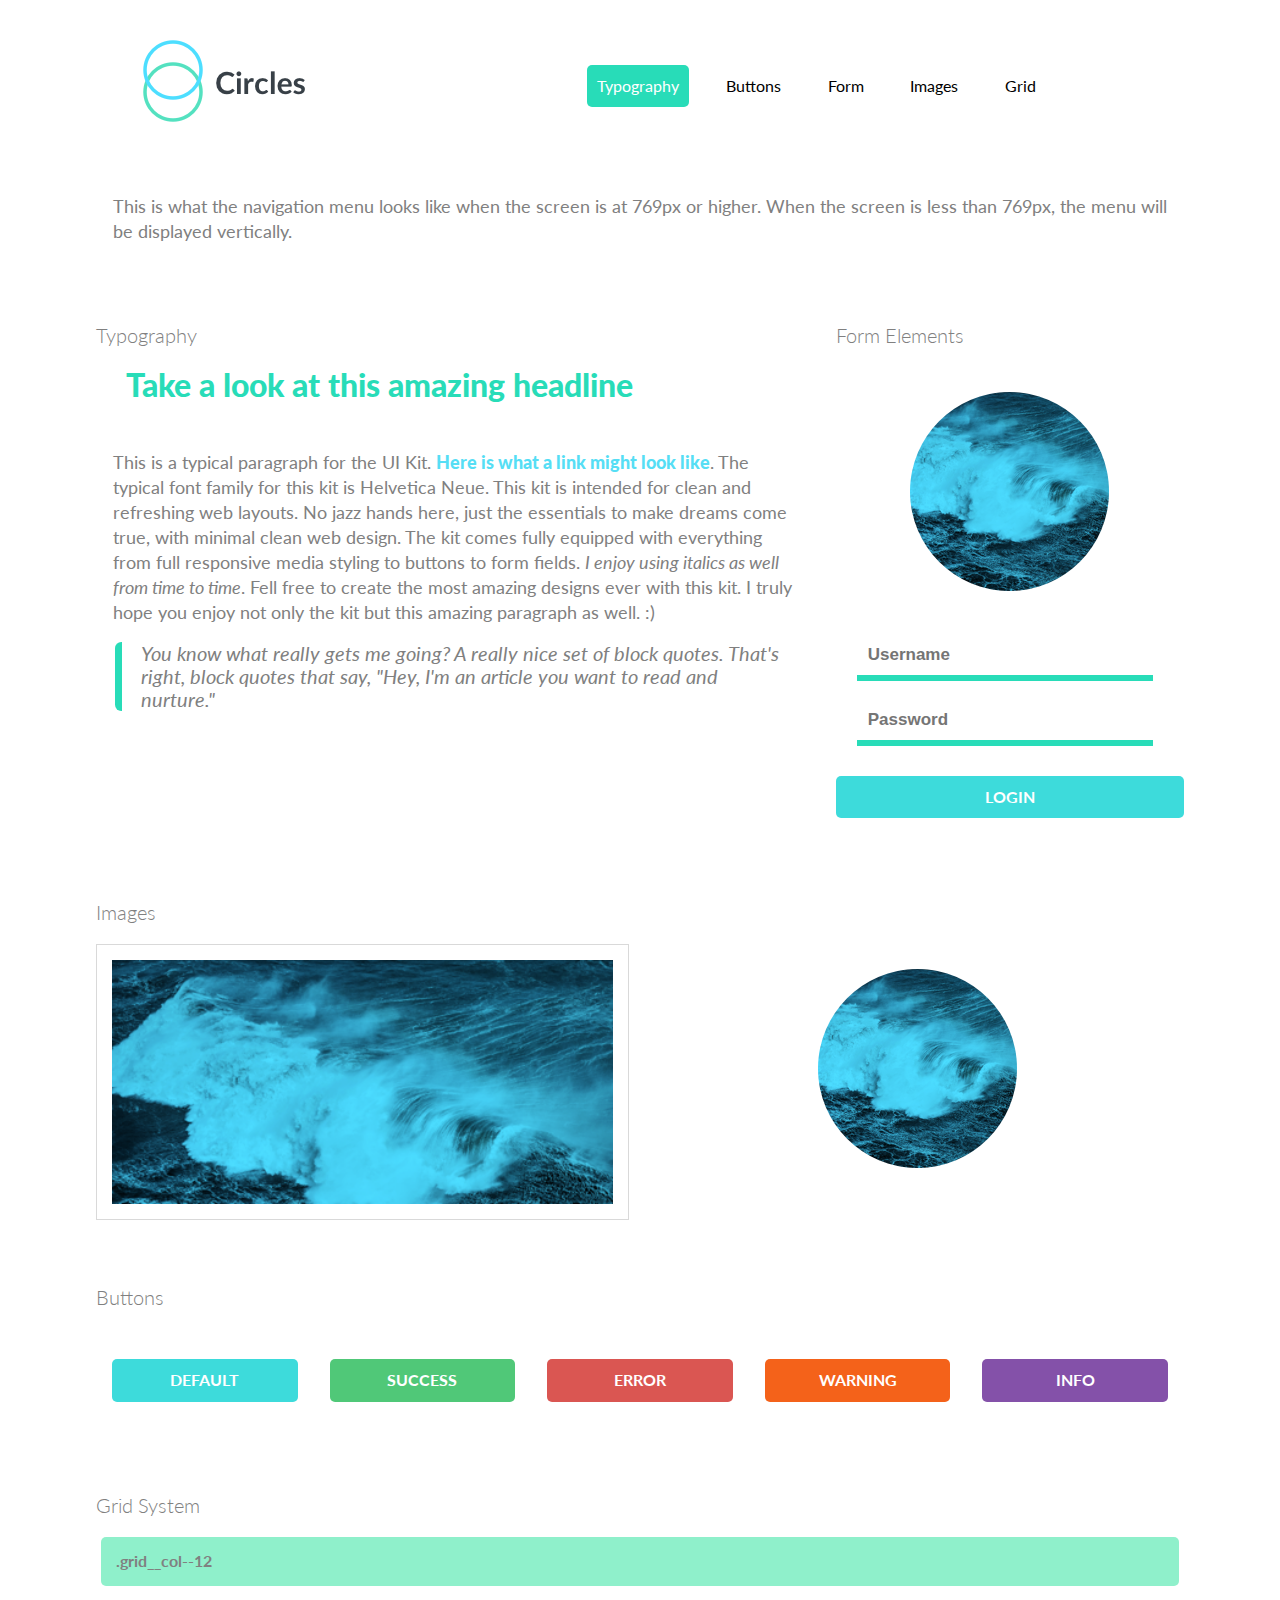
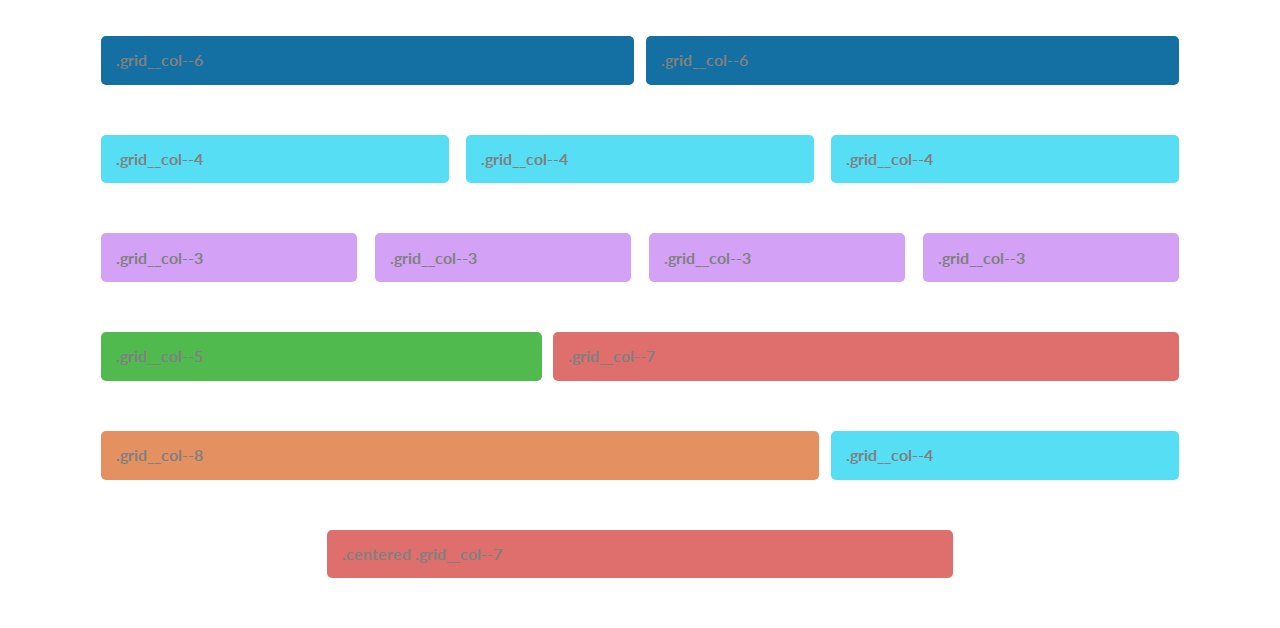
<file: index.html>
<!doctype html>
<html lang="en">

<head>
  <meta charset="utf-8">
  <title>Circles UI Kit</title>
  <meta name="viewport" content="width=device-width, initial-scale=1">
  <link rel="stylesheet" href="css/styles.css">
</head>
<!-- 
    List of classes used
    Grid:
    .container
    .grid__row
    .grid__col--2
    .grid__col--3
    .grid__col--4
    .grid__col--5
    .grid__col--6
    .grid__col--7
    .grid__col--8
    .grid__col--9
    .grid__col--10
    .grid__col--11
    .grid__col--12
    .centered
    .theme__colors
    Typography:
    .container
    .link
    .blockquote
    .headline--primary
    .headline--secondary
    Image:
    .img--logo
    .img--frame
    .img--avatar
    Navigation:
    .nav__item
    Buttons:
    .btn--default
    .btn--success
    .btn--error
    .btn--warning
    .btn--info
    .theme__colors
    Forms:
    .form
    .form__label--hidden
    .form__input
  -->

<body class="container">
  <div class="grid__row">
    <div class="grid__col--3">
      <a class="link" href="/">
          <img class="img--logo" alt="circles logo" src="images/logo.png">
        </a>
    </div>
    <div class="grid__col--9">
      <nav role="navigation">
        <ul class="nav">
          <li class="nav__item"><a href="#type">Typography</a></li>
          <li class="nav__item"><a href="#buttons">Buttons</a></li>
          <li class="nav__item"><a href="#forms">Form</a></li>
          <li class="nav__item"><a href="#images">Images</a></li>
          <li class="nav__item"><a href="#grid">Grid</a></li>
        </ul>
      </nav>
    </div>
  </div>

  <div class="grid__row">
    <div class="grid__col--12">
      <div class="card">
        <p>This is what the navigation menu looks like when the screen is at 769px or higher. When the screen is less than 769px,
          the menu will be displayed vertically.</p>
      </div>
    </div>
  </div>

  <div class="grid__row">
    <div class="grid__col--8">
      <div class="card">
        <h4 id="type" class="headline--secondary">Typography</h4>
        <h1 class="headline--primary">Take a look at this amazing headline</h1>
        <p>This is a typical paragraph for the UI Kit. <a href="#" class="link">Here is what a link might look like</a>. The
          typical font family for this kit is Helvetica Neue. This kit is intended for clean and refreshing web layouts.
          No jazz hands here, just the essentials to make dreams come true, with minimal clean web design. The kit comes
          fully equipped with everything from full responsive media styling to buttons to form fields. <em>I enjoy using italics as well from time to time</em>.
          Fell free to create the most amazing designs ever with this kit. I truly hope you enjoy not only the kit but this
          amazing paragraph as well. :)</p>
        <blockquote class="blockquote">You know what really gets me going? A really nice set of block quotes. That's right, block quotes that say, "Hey,
          I'm an article you want to read and nurture."</blockquote>
      </div>
    </div>
    <div class="grid__col--4">
      <form class="form">
        <legend id="forms" class="headline--secondary">Form Elements</legend>
        <img class="img--avatar" src="images/avatar.png" alt="Avatar">
        <label class="form__label--hidden" for="username">Username:</label>
        <input class="form__input" type="text" id="username" placeholder="Username">
        <label class="form__label--hidden" for="password">Password:</label>
        <input class="form__input" type="password" id="password" placeholder="Password">
        <button class="btn--default theme__colors" type="submit" value="Login">Login</button>
      </form>
    </div>
  </div>

  <h4 id="images" class="headline--secondary">Images</h4>

  <div class="grid__row">
    <div class="grid__col--6">
      <img class="img--frame" src="images/image.png" alt="sample image">
    </div>
    <div class="grid__col--6">
      <img class="img--avatar" src="images/avatar.png" alt="Avatar">
    </div>
  </div>

  <h4 id="buttons" class="headline--secondary">Buttons</h4>

  <div class="grid__row">
    <div class="grid__col--12">
      <button class="btn--default theme__colors">default</button>
      <button class="btn--success theme__colors">success</button>
      <button class="btn--error theme__colors">error</button>
      <button class="btn--warning theme__colors">warning</button>
      <button class="btn--info theme__colors">info</button>
    </div>
  </div>

  <h4 id="grid" class="headline--secondary">Grid System</h4>

  <div class="grid__row">
    <div class="grid__col--12 theme__colors">.grid__col--12</div>
  </div>
  <div class="grid__row">
    <div class="grid__col--6 theme__colors">.grid__col--6</div>
    <div class="grid__col--6 theme__colors">.grid__col--6</div>
  </div>
  <div class="grid__row">
    <div class="grid__col--4 theme__colors">.grid__col--4</div>
    <div class="grid__col--4 theme__colors">.grid__col--4</div>
    <div class="grid__col--4 theme__colors">.grid__col--4</div>
  </div>
  <div class="grid__row">
    <div class="grid__col--3 theme__colors">.grid__col--3</div>
    <div class="grid__col--3 theme__colors">.grid__col--3</div>
    <div class="grid__col--3 theme__colors">.grid__col--3</div>
    <div class="grid__col--3 theme__colors">.grid__col--3</div>
  </div>
  <div class="grid__row">
    <div class="grid__col--5 theme__colors">.grid__col--5</div>
    <div class="grid__col--7 theme__colors">.grid__col--7</div>
  </div>
  <div class="grid__row">
    <div class="grid__col--8 theme__colors">.grid__col--8</div>
    <div class="grid__col--4 theme__colors">.grid__col--4</div>
  </div>
  <div class="grid__row">
    <div class="grid__col--7 theme__colors centered">.centered .grid__col--7</div>
  </div>

</body>
</file>
<file: css/styles.css>
/*! normalize.css v7.0.0 | MIT License | github.com/necolas/normalize.css */
/* Document
   ========================================================================== */
/**
 * 1. Correct the line height in all browsers.
 * 2. Prevent adjustments of font size after orientation changes in
 *    IE on Windows Phone and in iOS.
 */
@import url("https://fonts.googleapis.com/css?family=Lato:100,300,400,700,900");
html {
  line-height: 1.15;
  /* 1 */
  -ms-text-size-adjust: 100%;
  /* 2 */
  -webkit-text-size-adjust: 100%;
  /* 2 */ }

/* Sections
   ========================================================================== */
/**
 * Remove the margin in all browsers (opinionated).
 */
body {
  margin: 0; }

/**
 * Add the correct display in IE 9-.
 */
article,
aside,
footer,
header,
nav,
section {
  display: block; }

/**
 * Correct the font size and margin on `h1` elements within `section` and
 * `article` contexts in Chrome, Firefox, and Safari.
 */
h1 {
  font-size: 2em;
  margin: 0.67em 0; }

/* Grouping content
   ========================================================================== */
/**
 * Add the correct display in IE 9-.
 * 1. Add the correct display in IE.
 */
figcaption,
figure,
main {
  /* 1 */
  display: block; }

/**
 * Add the correct margin in IE 8.
 */
figure {
  margin: 1em 40px; }

/**
 * 1. Add the correct box sizing in Firefox.
 * 2. Show the overflow in Edge and IE.
 */
hr {
  box-sizing: content-box;
  /* 1 */
  height: 0;
  /* 1 */
  overflow: visible;
  /* 2 */ }

/**
 * 1. Correct the inheritance and scaling of font size in all browsers.
 * 2. Correct the odd `em` font sizing in all browsers.
 */
pre {
  font-family: monospace, monospace;
  /* 1 */
  font-size: 1em;
  /* 2 */ }

/* Text-level semantics
   ========================================================================== */
/**
 * 1. Remove the gray background on active links in IE 10.
 * 2. Remove gaps in links underline in iOS 8+ and Safari 8+.
 */
a {
  background-color: transparent;
  /* 1 */
  -webkit-text-decoration-skip: objects;
  /* 2 */ }

/**
 * 1. Remove the bottom border in Chrome 57- and Firefox 39-.
 * 2. Add the correct text decoration in Chrome, Edge, IE, Opera, and Safari.
 */
abbr[title] {
  border-bottom: none;
  /* 1 */
  text-decoration: underline;
  /* 2 */
  text-decoration: underline dotted;
  /* 2 */ }

/**
 * Prevent the duplicate application of `bolder` by the next rule in Safari 6.
 */
b,
strong {
  font-weight: inherit; }

/**
 * Add the correct font weight in Chrome, Edge, and Safari.
 */
b,
strong {
  font-weight: bolder; }

/**
 * 1. Correct the inheritance and scaling of font size in all browsers.
 * 2. Correct the odd `em` font sizing in all browsers.
 */
code,
kbd,
samp {
  font-family: monospace, monospace;
  /* 1 */
  font-size: 1em;
  /* 2 */ }

/**
 * Add the correct font style in Android 4.3-.
 */
dfn {
  font-style: italic; }

/**
 * Add the correct background and color in IE 9-.
 */
mark {
  background-color: #ff0;
  color: #000; }

/**
 * Add the correct font size in all browsers.
 */
small {
  font-size: 80%; }

/**
 * Prevent `sub` and `sup` elements from affecting the line height in
 * all browsers.
 */
sub,
sup {
  font-size: 75%;
  line-height: 0;
  position: relative;
  vertical-align: baseline; }

sub {
  bottom: -0.25em; }

sup {
  top: -0.5em; }

/* Embedded content
   ========================================================================== */
/**
 * Add the correct display in IE 9-.
 */
audio,
video {
  display: inline-block; }

/**
 * Add the correct display in iOS 4-7.
 */
audio:not([controls]) {
  display: none;
  height: 0; }

/**
 * Remove the border on images inside links in IE 10-.
 */
img {
  border-style: none; }

/**
 * Hide the overflow in IE.
 */
svg:not(:root) {
  overflow: hidden; }

/* Forms
   ========================================================================== */
/**
 * 1. Change the font styles in all browsers (opinionated).
 * 2. Remove the margin in Firefox and Safari.
 */
button,
input,
optgroup,
select,
textarea {
  font-family: sans-serif;
  /* 1 */
  font-size: 100%;
  /* 1 */
  line-height: 1.15;
  /* 1 */
  margin: 0;
  /* 2 */ }

/**
 * Show the overflow in IE.
 * 1. Show the overflow in Edge.
 */
button,
input {
  /* 1 */
  overflow: visible; }

/**
 * Remove the inheritance of text transform in Edge, Firefox, and IE.
 * 1. Remove the inheritance of text transform in Firefox.
 */
button,
select {
  /* 1 */
  text-transform: none; }

/**
 * 1. Prevent a WebKit bug where (2) destroys native `audio` and `video`
 *    controls in Android 4.
 * 2. Correct the inability to style clickable types in iOS and Safari.
 */
button,
html [type="button"],
[type="reset"],
[type="submit"] {
  -webkit-appearance: button;
  /* 2 */ }

/**
 * Remove the inner border and padding in Firefox.
 */
button::-moz-focus-inner,
[type="button"]::-moz-focus-inner,
[type="reset"]::-moz-focus-inner,
[type="submit"]::-moz-focus-inner {
  border-style: none;
  padding: 0; }

/**
 * Restore the focus styles unset by the previous rule.
 */
button:-moz-focusring,
[type="button"]:-moz-focusring,
[type="reset"]:-moz-focusring,
[type="submit"]:-moz-focusring {
  outline: 1px dotted ButtonText; }

/**
 * Correct the padding in Firefox.
 */
fieldset {
  padding: 0.35em 0.75em 0.625em; }

/**
 * 1. Correct the text wrapping in Edge and IE.
 * 2. Correct the color inheritance from `fieldset` elements in IE.
 * 3. Remove the padding so developers are not caught out when they zero out
 *    `fieldset` elements in all browsers.
 */
legend {
  box-sizing: border-box;
  /* 1 */
  color: inherit;
  /* 2 */
  display: table;
  /* 1 */
  max-width: 100%;
  /* 1 */
  padding: 0;
  /* 3 */
  white-space: normal;
  /* 1 */ }

/**
 * 1. Add the correct display in IE 9-.
 * 2. Add the correct vertical alignment in Chrome, Firefox, and Opera.
 */
progress {
  display: inline-block;
  /* 1 */
  vertical-align: baseline;
  /* 2 */ }

/**
 * Remove the default vertical scrollbar in IE.
 */
textarea {
  overflow: auto; }

/**
 * 1. Add the correct box sizing in IE 10-.
 * 2. Remove the padding in IE 10-.
 */
[type="checkbox"],
[type="radio"] {
  box-sizing: border-box;
  /* 1 */
  padding: 0;
  /* 2 */ }

/**
 * Correct the cursor style of increment and decrement buttons in Chrome.
 */
[type="number"]::-webkit-inner-spin-button,
[type="number"]::-webkit-outer-spin-button {
  height: auto; }

/**
 * 1. Correct the odd appearance in Chrome and Safari.
 * 2. Correct the outline style in Safari.
 */
[type="search"] {
  -webkit-appearance: textfield;
  /* 1 */
  outline-offset: -2px;
  /* 2 */ }

/**
 * Remove the inner padding and cancel buttons in Chrome and Safari on macOS.
 */
[type="search"]::-webkit-search-cancel-button,
[type="search"]::-webkit-search-decoration {
  -webkit-appearance: none; }

/**
 * 1. Correct the inability to style clickable types in iOS and Safari.
 * 2. Change font properties to `inherit` in Safari.
 */
::-webkit-file-upload-button {
  -webkit-appearance: button;
  /* 1 */
  font: inherit;
  /* 2 */ }

/* Interactive
   ========================================================================== */
/*
 * Add the correct display in IE 9-.
 * 1. Add the correct display in Edge, IE, and Firefox.
 */
details,
menu {
  display: block; }

/*
 * Add the correct display in all browsers.
 */
summary {
  display: list-item; }

/* Scripting
   ========================================================================== */
/**
 * Add the correct display in IE 9-.
 */
canvas {
  display: inline-block; }

/**
 * Add the correct display in IE.
 */
template {
  display: none; }

/* Hidden
   ========================================================================== */
/**
 * Add the correct display in IE 10-.
 */
[hidden] {
  display: none; }

* {
  box-sizing: border-box; }

ul {
  list-style-type: none; }

p {
  line-height: 25px;
  font-size: 14px; }

.form__label--hidden {
  visibility: hidden; }

[class^="btn--"] {
  width: 100%;
  padding: 0.75em 0;
  font-family: "Lato", sans-serif;
  font-weight: 700;
  border: none;
  border-radius: 5px;
  color: #FFF;
  text-transform: uppercase;
  display: flex;
  flex-direction: column;
  align-items: center;
  margin-bottom: 1.25em; }

.grid__col--1.theme__colors, .grid__col--2.theme__colors, .grid__col--3.theme__colors, .grid__col--4.theme__colors, .grid__col--5.theme__colors, .grid__col--6.theme__colors, .grid__col--7.theme__colors, .grid__col--8.theme__colors, .grid__col--9.theme__colors, .grid__col--10.theme__colors, .grid__col--11.theme__colors, .grid__col--12.theme__colors {
  padding: 0.95em 0 0.95em 0.9375em;
  font-family: "Lato", sans-serif;
  border: none;
  border-radius: 0.3125em;
  color: #808080;
  font-weight: 700; }

.nav {
  text-align: center; }

.nav__item a {
  text-decoration: none; }

.container, .card p, .img--logo, .img--avatar {
  margin: 0 auto; }

.card p {
  padding: 0.9375em; }

.nav {
  padding: 0 0 4.375em;
  margin: 0; }
  @media (min-width: 768px) {
    .nav {
      display: flex;
      flex-direction: row;
      justify-content: space-around;
      width: 60%;
      margin: 4.0625em 0 0 12.5em; } }
  .nav__item {
    border-radius: 5px;
    padding: 0.75em 0.625em; }
    .nav__item a {
      color: black; }
    .nav__item:first-child {
      background-color: #28DCB8; }
      .nav__item:first-child a {
        color: #FFF; }

.container {
  font-family: "Lato", sans-serif;
  width: 85%; }

.headline--primary {
  color: #28DCB8;
  font-weight: 900;
  width: 75%;
  margin-top: 0;
  margin-bottom: 0.9375em;
  padding-left: 0.9375em; }
.headline--secondary {
  font-size: 1.25em;
  font-weight: 300;
  padding-bottom: 1em;
  margin-bottom: 0;
  color: #808080; }
  @media (min-width: 768px) {
    .headline--secondary {
      margin-top: 3.125em; } }

.card p {
  font-size: 1.125em;
  color: #808080; }

.link {
  color: #56DEF5;
  font-weight: 900;
  text-decoration: none; }

.blockquote {
  border-left: 0.375em solid #28DCB8;
  border-top-left-radius: 0.3125em;
  border-bottom-left-radius: 0.3125em;
  padding-left: 0.9375em;
  margin: 0 0.9375em 2.5em;
  font-style: italic;
  font-size: 1.25em;
  color: #808080; }

.img--logo {
  display: block;
  padding: 2.5em 0; }
.img--frame {
  width: 100%;
  padding: 0.9375em;
  border: solid 1px #d9d9d9; }
.img--avatar {
  display: block;
  padding: 1.5625em 0; }

.form__input {
  width: 85%;
  color: #808080;
  font-size: 1.0625em;
  font-weight: 700;
  padding: 0.625em;
  margin: 0 1.25em;
  border: none;
  border-bottom: 6px solid #28DCB8; }
  .form__input:hover {
    background-color: #28DCB8; }

.btn--default {
  margin-top: 1.875em; }
.btn--success.theme__colors {
  background: #50C878; }
.btn--error.theme__colors {
  background: #DA5652; }
.btn--warning.theme__colors {
  background: #F4621A; }
.btn--info.theme__colors {
  background: #8451A9; }
.btn--default.theme__colors {
  background: #3DDBDB; }

.grid__col--1.theme__colors {
  margin: 0 0.3125em 3.125em; }
  .grid__col--1.theme__colors:last-of-type {
    margin-bottom: 3.125em; }
  @media (min-width: 1px) and (max-width: 768px) {
    .grid__col--1.theme__colors {
      margin-bottom: 0.3125em; }
      .grid__col--1.theme__colors:last-child {
        margin-bottom: 2.5em; } }

.grid__col--2.theme__colors {
  margin: 0 0.3125em 3.125em; }
  .grid__col--2.theme__colors:last-of-type {
    margin-bottom: 3.125em; }
  @media (min-width: 1px) and (max-width: 768px) {
    .grid__col--2.theme__colors {
      margin-bottom: 0.3125em; }
      .grid__col--2.theme__colors:last-child {
        margin-bottom: 2.5em; } }

.grid__col--3.theme__colors {
  margin: 0 0.3125em 3.125em; }
  .grid__col--3.theme__colors:last-of-type {
    margin-bottom: 3.125em; }
  @media (min-width: 1px) and (max-width: 768px) {
    .grid__col--3.theme__colors {
      margin-bottom: 0.3125em; }
      .grid__col--3.theme__colors:last-child {
        margin-bottom: 2.5em; } }

.grid__col--4.theme__colors {
  margin: 0 0.3125em 3.125em; }
  .grid__col--4.theme__colors:last-of-type {
    margin-bottom: 3.125em; }
  @media (min-width: 1px) and (max-width: 768px) {
    .grid__col--4.theme__colors {
      margin-bottom: 0.3125em; }
      .grid__col--4.theme__colors:last-child {
        margin-bottom: 2.5em; } }

.grid__col--5.theme__colors {
  margin: 0 0.3125em 3.125em; }
  .grid__col--5.theme__colors:last-of-type {
    margin-bottom: 3.125em; }
  @media (min-width: 1px) and (max-width: 768px) {
    .grid__col--5.theme__colors {
      margin-bottom: 0.3125em; }
      .grid__col--5.theme__colors:last-child {
        margin-bottom: 2.5em; } }

.grid__col--6.theme__colors {
  margin: 0 0.3125em 3.125em; }
  .grid__col--6.theme__colors:last-of-type {
    margin-bottom: 3.125em; }
  @media (min-width: 1px) and (max-width: 768px) {
    .grid__col--6.theme__colors {
      margin-bottom: 0.3125em; }
      .grid__col--6.theme__colors:last-child {
        margin-bottom: 2.5em; } }

.grid__col--7.theme__colors {
  margin: 0 0.3125em 3.125em; }
  .grid__col--7.theme__colors:last-of-type {
    margin-bottom: 3.125em; }
  @media (min-width: 1px) and (max-width: 768px) {
    .grid__col--7.theme__colors {
      margin-bottom: 0.3125em; }
      .grid__col--7.theme__colors:last-child {
        margin-bottom: 2.5em; } }

.grid__col--8.theme__colors {
  margin: 0 0.3125em 3.125em; }
  .grid__col--8.theme__colors:last-of-type {
    margin-bottom: 3.125em; }
  @media (min-width: 1px) and (max-width: 768px) {
    .grid__col--8.theme__colors {
      margin-bottom: 0.3125em; }
      .grid__col--8.theme__colors:last-child {
        margin-bottom: 2.5em; } }

.grid__col--9.theme__colors {
  margin: 0 0.3125em 3.125em; }
  .grid__col--9.theme__colors:last-of-type {
    margin-bottom: 3.125em; }
  @media (min-width: 1px) and (max-width: 768px) {
    .grid__col--9.theme__colors {
      margin-bottom: 0.3125em; }
      .grid__col--9.theme__colors:last-child {
        margin-bottom: 2.5em; } }

.grid__col--10.theme__colors {
  margin: 0 0.3125em 3.125em; }
  .grid__col--10.theme__colors:last-of-type {
    margin-bottom: 3.125em; }
  @media (min-width: 1px) and (max-width: 768px) {
    .grid__col--10.theme__colors {
      margin-bottom: 0.3125em; }
      .grid__col--10.theme__colors:last-child {
        margin-bottom: 2.5em; } }

.grid__col--11.theme__colors {
  margin: 0 0.3125em 3.125em; }
  .grid__col--11.theme__colors:last-of-type {
    margin-bottom: 3.125em; }
  @media (min-width: 1px) and (max-width: 768px) {
    .grid__col--11.theme__colors {
      margin-bottom: 0.3125em; }
      .grid__col--11.theme__colors:last-child {
        margin-bottom: 2.5em; } }

.grid__col--12.theme__colors {
  margin: 0 0.3125em 3.125em; }
  .grid__col--12.theme__colors:last-of-type {
    margin-bottom: 3.125em; }
  @media (min-width: 1px) and (max-width: 768px) {
    .grid__col--12.theme__colors {
      margin-bottom: 0.3125em; }
      .grid__col--12.theme__colors:last-child {
        margin-bottom: 2.5em; } }

@media (min-width: 768px) {
  .grid__col--1 {
    width: 6.5%; }

  .grid__col--2 {
    width: 15%; }

  .grid__col--3 {
    width: 23.5%; }

  .grid__col--4 {
    width: 32%; }

  .grid__col--5 {
    width: 40.5%; }

  .grid__col--6 {
    width: 49%; }

  .grid__col--7 {
    width: 57.5%; }

  .grid__col--8 {
    width: 66%; }

  .grid__col--9 {
    width: 74.5%; }

  .grid__col--10 {
    width: 83%; }

  .grid__col--11 {
    width: 91.5%; }

  .grid__col--12 {
    width: 100%; } }
@media (min-width: 768px) {
  .grid__row {
    display: flex;
    justify-content: space-between; }
    .grid__row .centered {
      display: block;
      margin: auto; } }
.grid__col--1.theme__colors {
  background-color: #50C878; }
.grid__col--2.theme__colors {
  background-color: #28DCB8; }
.grid__col--3.theme__colors {
  background-color: #D3A2F6; }
.grid__col--4.theme__colors {
  background-color: #56DEF5; }
.grid__col--5.theme__colors {
  background-color: #51BA4F; }
.grid__col--6.theme__colors {
  background-color: #146FA3; }
.grid__col--7.theme__colors {
  background-color: #DF6F6D; }
.grid__col--8.theme__colors {
  background-color: #E59061; }
.grid__col--9.theme__colors {
  background-color: #F4621A; }
.grid__col--10.theme__colors {
  background-color: #DA5652; }
.grid__col--11.theme__colors {
  background-color: #8451A9; }
.grid__col--12.theme__colors {
  background-color: #8FF0CB; }

@media (min-width: 768px) {
  .grid__col--12 {
    display: flex; }
    .grid__col--12 .theme__colors {
      margin: 1.875em 1em; } }

/*# sourceMappingURL=styles.css.map */
</file>
